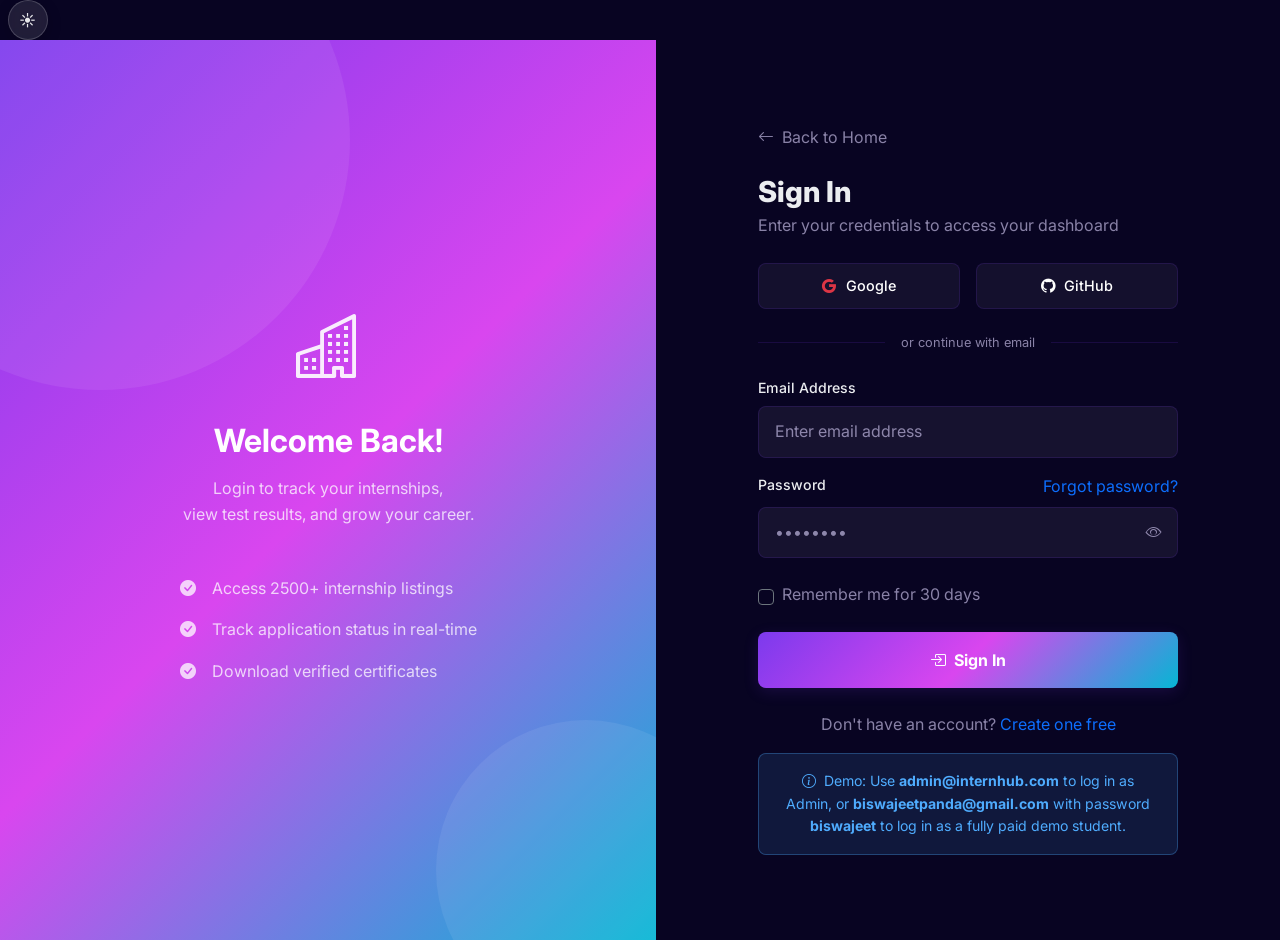
<file: login.html>
<!doctype html>
<html lang="en">
  <head>
    <meta charset="UTF-8" />
    <meta name="viewport" content="width=device-width, initial-scale=1.0" />
    <title>Login - InternHub</title>
    <link
      href="https://cdn.jsdelivr.net/npm/bootstrap@5.3.3/dist/css/bootstrap.min.css"
      rel="stylesheet"
    />
    <link
      rel="stylesheet"
      href="https://cdn.jsdelivr.net/npm/bootstrap-icons@1.11.3/font/bootstrap-icons.min.css"
    />
    <link rel="stylesheet" href="css/style.css" />
    <link rel="stylesheet" href="css/animations.css" />
    <style>
      .auth-page {
        min-height: 100vh;
        display: flex;
      }
      .auth-left {
        flex: 1;
        background: var(--gradient-primary);
        display: flex;
        flex-direction: column;
        align-items: center;
        justify-content: center;
        padding: 3rem;
        position: relative;
        overflow: hidden;
      }
      .auth-left::before {
        content: "";
        position: absolute;
        width: 500px;
        height: 500px;
        background: rgba(255, 255, 255, 0.07);
        border-radius: 50%;
        top: -150px;
        left: -150px;
      }
      .auth-left::after {
        content: "";
        position: absolute;
        width: 300px;
        height: 300px;
        background: rgba(255, 255, 255, 0.07);
        border-radius: 50%;
        bottom: -80px;
        right: -80px;
      }
      .auth-right {
        flex: 1;
        display: flex;
        align-items: center;
        justify-content: center;
        padding: 2rem;
        background: var(--dark2);
      }
      .auth-form-box {
        width: 100%;
        max-width: 420px;
      }
      .social-btn {
        display: flex;
        align-items: center;
        justify-content: center;
        gap: 0.6rem;
        background: rgba(255, 255, 255, 0.05);
        border: 1px solid var(--card-border);
        color: #fff;
        border-radius: var(--radius-sm);
        padding: 0.65rem 1rem;
        width: 100%;
        font-size: 0.9rem;
        font-weight: 500;
        transition: var(--transition);
        text-decoration: none;
      }
      .social-btn:hover {
        background: rgba(255, 255, 255, 0.1);
        color: #fff;
      }
      .divider {
        display: flex;
        align-items: center;
        gap: 1rem;
        color: var(--text-muted);
        font-size: 0.8rem;
      }
      .divider::before,
      .divider::after {
        content: "";
        flex: 1;
        height: 1px;
        background: var(--card-border);
      }
      /* Light Mode Overrides for Social Buttons */
      body.light-mode .social-btn {
        background: rgba(124, 58, 237, 0.05);
        color: var(--text-light);
        border-color: rgba(124, 58, 237, 0.2);
      }
      body.light-mode .social-btn:hover {
        background: rgba(124, 58, 237, 0.1);
        color: var(--text-light);
      }
      @media (max-width: 768px) {
        .auth-left {
          display: none;
        }
        .auth-right {
          flex: 1;
        }
      }
    </style>
  </head>
  <body>
    <div class="auth-page">
      <!-- Left Panel -->
      <div class="auth-left d-none d-md-flex">
        <div class="position-relative z-1 text-center">
          <div class="mb-4">
            <i
              class="bi bi-buildings text-white"
              style="font-size: 4rem; opacity: 0.9"
            ></i>
          </div>
          <h2 class="fw-bold text-white mb-3">Welcome Back!</h2>
          <p class="text-white opacity-75 mb-5">
            Login to track your internships,<br />view test results, and grow
            your career.
          </p>
          <div class="d-flex flex-column gap-3">
            <div
              class="d-flex align-items-center gap-3 text-white opacity-75 fs-sm"
            >
              <i class="bi bi-check-circle-fill text-white"></i> Access 2500+
              internship listings
            </div>
            <div
              class="d-flex align-items-center gap-3 text-white opacity-75 fs-sm"
            >
              <i class="bi bi-check-circle-fill text-white"></i> Track
              application status in real-time
            </div>
            <div
              class="d-flex align-items-center gap-3 text-white opacity-75 fs-sm"
            >
              <i class="bi bi-check-circle-fill text-white"></i> Download
              verified certificates
            </div>
          </div>
        </div>
      </div>

      <!-- Right Panel -->
      <div class="auth-right">
        <div class="auth-form-box">
          <a
            href="index.html"
            class="d-inline-flex align-items-center gap-2 text-decoration-none mb-4"
          >
            <i class="bi bi-arrow-left text-muted-light"></i>
            <span class="text-muted-light fs-sm">Back to Home</span>
          </a>

          <h1 class="section-title mb-1" style="font-size: 1.8rem">Sign In</h1>
          <p class="text-muted-light fs-sm mb-4">
            Enter your credentials to access your dashboard
          </p>

          <!-- Social Logins -->
          <div class="d-flex gap-3 mb-4">
            <a href="#" class="social-btn"
              ><i class="bi bi-google text-danger"></i> Google</a
            >
            <a href="#" class="social-btn"
              ><i class="bi bi-github"></i> GitHub</a
            >
          </div>

          <div class="divider mb-4">or continue with email</div>

          <form
            id="loginForm"
            onsubmit="
              event.preventDefault();
              submitLogin();
            "
            novalidate
          >
            <div class="mb-3">
              <label class="form-label-dark">Email Address</label>
              <input
                type="email"
                id="emailField"
                class="form-control-dark"
                placeholder="Enter email address"
                tabindex="1"
                required
              />
            </div>
            <div class="mb-4">
              <div class="d-flex justify-content-between mb-1">
                <label class="form-label-dark">Password</label>
                <a
                  href="#"
                  class="text-primary fs-sm text-decoration-none"
                  tabindex="5"
                  >Forgot password?</a
                >
              </div>
              <div class="position-relative">
                <input
                  type="password"
                  id="pwdField"
                  class="form-control-dark pe-5"
                  placeholder="••••••••"
                  tabindex="2"
                  required
                />
                <button
                  type="button"
                  onclick="togglePwd()"
                  class="btn btn-link position-absolute end-0 top-50 translate-middle-y text-muted-light px-3 py-0 border-0"
                  tabindex="3"
                >
                  <i class="bi bi-eye" id="pwdIcon"></i>
                </button>
              </div>
            </div>

            <div class="d-flex align-items-center gap-2 mb-4">
              <input
                type="checkbox"
                id="rememberMe"
                class="form-check-input bg-transparent border-secondary"
                tabindex="4"
              />
              <label for="rememberMe" class="text-muted-light fs-sm"
                >Remember me for 30 days</label
              >
            </div>

            <button
              type="submit"
              class="btn btn-primary-grad w-100 py-3 fw-bold ripple-btn"
              tabindex="6"
            >
              <i class="bi bi-box-arrow-in-right me-2"></i>Sign In
            </button>
          </form>

          <p class="text-center text-muted-light mt-4 fs-sm">
            Don't have an account?
            <a
              href="register.html"
              class="text-primary text-decoration-none fw-600"
              >Create one free</a
            >
          </p>

          <div class="notice-box info mt-3 text-center fs-sm">
            <i class="bi bi-info-circle me-1"></i> Demo: Use
            <strong>admin@internhub.com</strong> to log in as Admin, or
            <strong>biswajeetpanda@gmail.com</strong> with password
            <strong>biswajeet</strong> to log in as a fully paid demo student.
          </div>
        </div>
      </div>
    </div>

    <script>
      function togglePwd() {
        const f = document.getElementById("pwdField");
        const i = document.getElementById("pwdIcon");
        if (f.type === "password") {
          f.type = "text";
          i.className = "bi bi-eye-slash";
        } else {
          f.type = "password";
          i.className = "bi bi-eye";
        }
      }

      function submitLogin() {
        const email = document.getElementById("emailField").value.trim();
        const password = document.getElementById("pwdField").value;

        if (!email || !password) {
          alert("Please fill in email and password.");
          return;
        }

        // Check for Admin credentials
        if (email.toLowerCase() === "admin@internhub.com") {
          localStorage.setItem("isAdminLoggedIn", "true");
          window.location.href = "admin_dashbord.html";
          return;
        }

        if (email.toLowerCase() === "biswajeetpanda@gmail.com") {
          if (password !== "biswajeet") {
            alert("Incorrect demo user password.");
            return;
          }

          const allStudents = JSON.parse(
            localStorage.getItem("allStudents") || "[]",
          );
          let demoStudent = allStudents.find(
            (s) => s.email.toLowerCase() === email.toLowerCase(),
          );

          if (!demoStudent) {
            demoStudent = {
              id: "demo_paid_user",
              fullName: "Biswajeet Panda",
              email: "biswajeetpanda@gmail.com",
              phone: "+91 99999 88888",
              dob: "2002-04-15",
              gender: "Male",
              college: "Lakshya Institute of Technology",
              degree: "Bachelor of Technology",
              year: "4th Year",
              cgpa: "9.2",
              skills: ["HTML", "CSS", "JavaScript", "React", "Communication"],
              resumeName: "biswajeet_resume.pdf",
              photo: "https://i.pravatar.cc/150?u=biswajeetpanda@gmail.com",
              paymentStatus: "Paid",
              score: 95,
              status: "Paid",
              appliedJobs: [],
              appliedAt: "",
            };
            allStudents.push(demoStudent);
            localStorage.setItem("allStudents", JSON.stringify(allStudents));
          } else {
            demoStudent.paymentStatus = "Paid";
            demoStudent.status = "Paid";
            localStorage.setItem("allStudents", JSON.stringify(allStudents));
          }

          localStorage.setItem("currentUser", JSON.stringify(demoStudent));
          window.location.href = "student_dashbord.html";
          return;
        }

        // Check in simulated student list
        const allStudents = JSON.parse(
          localStorage.getItem("allStudents") || "[]",
        );
        const student = allStudents.find(
          (s) => s.email.toLowerCase() === email.toLowerCase(),
        );

        if (student) {
          localStorage.setItem("currentUser", JSON.stringify(student));
          window.location.href = "student_dashbord.html";
        } else {
          // Fallback for demo: if user wasn't registered, create a mock user session on the fly
          // so the demo never breaks for the customer!
          const mockStudent = {
            id: "student_mock",
            fullName: email.split("@")[0].toUpperCase(),
            email: email,
            phone: "+91 99999 88888",
            dob: "2003-01-01",
            gender: "Male",
            college: "State College of Science",
            degree: "Bachelor of Science",
            year: "3rd Year",
            cgpa: "8.0",
            skills: ["HTML", "CSS", "Communication"],
            resumeName: "resume.pdf",
            photo: "https://i.pravatar.cc/150?u=" + encodeURIComponent(email),
            paymentStatus: "Pending",
            score: 0,
            status: "Registered",
            appliedJobs: [],
            appliedAt: "",
          };
          allStudents.push(mockStudent);
          localStorage.setItem("allStudents", JSON.stringify(allStudents));
          localStorage.setItem("currentUser", JSON.stringify(mockStudent));
          window.location.href = "student_dashbord.html";
        }
      }
    </script>
    <script src="https://cdn.jsdelivr.net/npm/bootstrap@5.3.3/dist/js/bootstrap.bundle.min.js"></script>
    <!-- Theme Toggle -->
    <script src="js/theme.js"></script>
  </body>
</html>
</file>
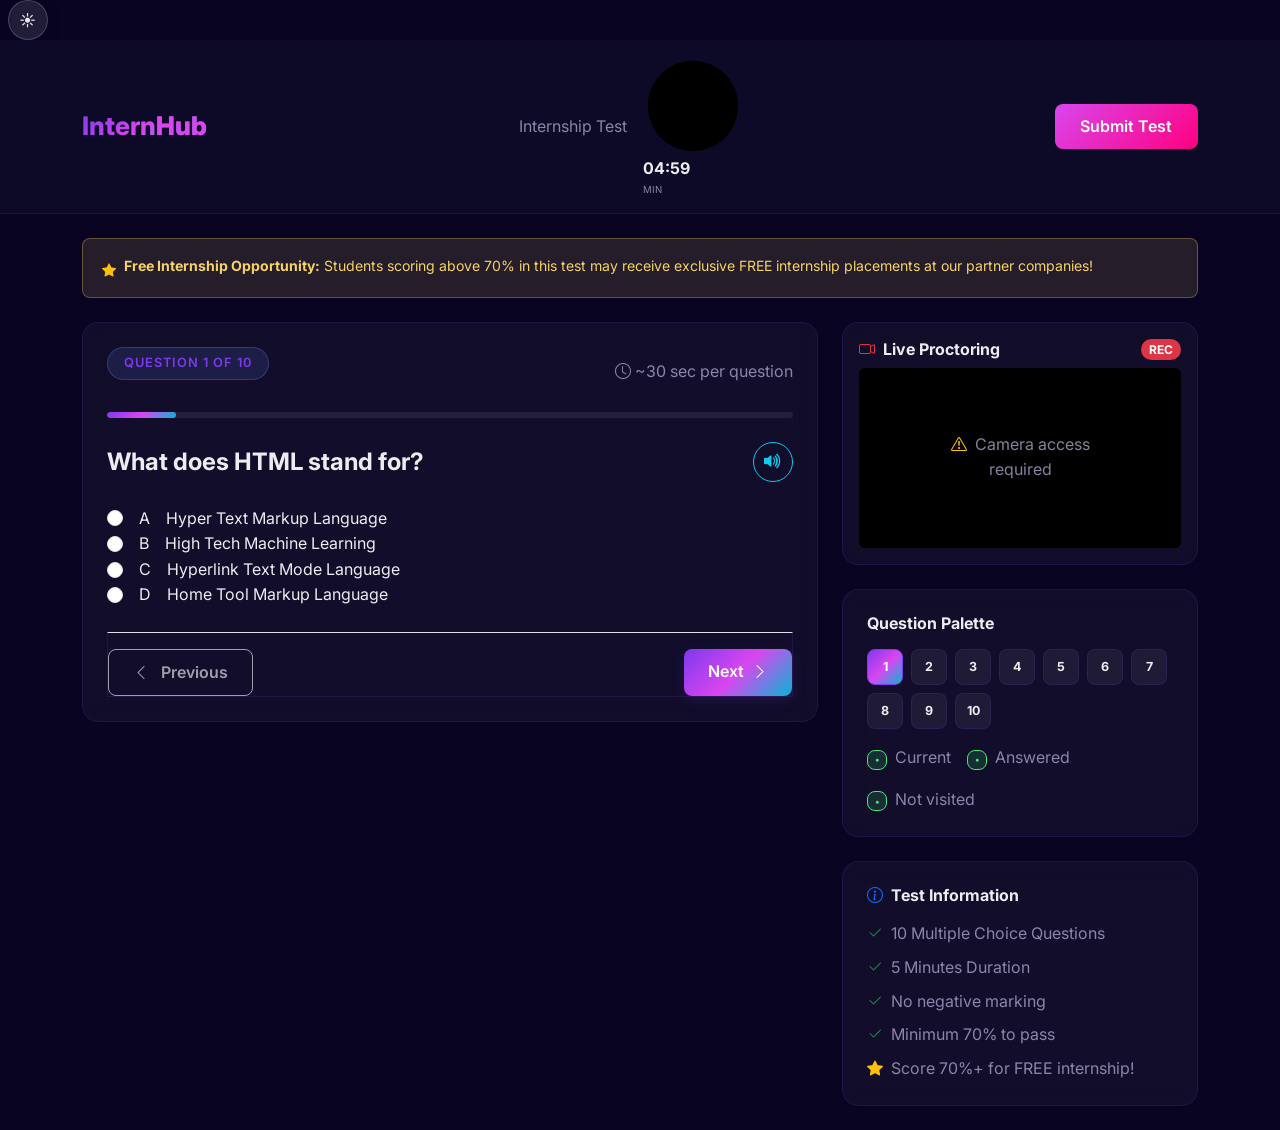
<file: online_test.html>
<!DOCTYPE html>
<html lang="en">

<head>
  <style> html { display: none; } </style>
  <script>
    const userStr = localStorage.getItem('currentUser');
    if (localStorage.getItem('isAdminLoggedIn') && !userStr) {
      window.location.href = "admin_dashbord.html";
    } else if (!userStr) {
      window.location.href = "login.html";
    } else {
      const user = JSON.parse(userStr);
      if (user.paymentStatus !== "Paid") {
        alert("Please pay the registration fee to access the test.");
        window.location.href = "payment.html";
      } else {
        document.documentElement.style.display = 'block';
      }
    }
  </script>
  <meta charset="UTF-8">
  <meta name="viewport" content="width=device-width, initial-scale=1.0">
  <title>Online Test - InternHub</title>
  <link href="https://cdn.jsdelivr.net/npm/bootstrap@5.3.3/dist/css/bootstrap.min.css" rel="stylesheet">
  <link rel="stylesheet" href="https://cdn.jsdelivr.net/npm/bootstrap-icons@1.11.3/font/bootstrap-icons.min.css">
  <link rel="stylesheet" href="css/style.css">
  <link rel="stylesheet" href="css/animations.css">
  <style>
    body {
      background: var(--dark2);
    }

    .test-header {
      background: rgba(15, 12, 41, 0.9);
      border-bottom: 1px solid var(--card-border);
      padding: 1rem 0;
      position: sticky;
      top: 0;
      z-index: 100;
      backdrop-filter: blur(12px);
    }

    .palette-btn {
      width: 36px;
      height: 36px;
      border-radius: 8px;
      background: rgba(255, 255, 255, 0.06);
      border: 1px solid var(--card-border);
      color: var(--text-light);
      font-size: .78rem;
      font-weight: 700;
      cursor: pointer;
      transition: var(--transition);
    }

    .palette-btn.current {
      background: var(--gradient-primary);
      border-color: var(--primary);
      color: #fff;
    }

    .palette-btn.answered {
      background: rgba(67, 233, 123, 0.15);
      border-color: #43e97b;
      color: #43e97b;
    }

    .result-score {
      font-size: 5rem;
      font-weight: 900;
      background: var(--gradient-primary);
      -webkit-background-clip: text;
      -webkit-text-fill-color: transparent;
      background-clip: text;
      line-height: 1;
    }
  </style>
</head>

<body>
  <!-- Test Header -->
  <header class="test-header">
    <div class="container d-flex align-items-center justify-content-between">
      <a href="index.html" class="navbar-brand mb-0">Intern<span
          style="-webkit-text-fill-color:var(--accent)">Hub</span></a>
      <div class="d-flex align-items-center gap-3">
        <span class="text-muted-light fs-sm">Internship Test</span>
        <div class="timer-circle">
          <svg width="100" height="100" viewBox="0 0 100 100">
            <circle class="timer-ring-bg" cx="50" cy="50" r="45" />
            <circle id="timerRing" class="timer-ring" cx="50" cy="50" r="45"
              style="stroke-dasharray:283;stroke-dashoffset:0" />
          </svg>
          <div class="timer-value"><span id="timerDisplay" class="fw-bold">05:00</span>
            <div class="text-muted-light" style="font-size:.6rem">MIN</div>
          </div>
        </div>
      </div>
      <button
        onclick="document.getElementById('submitModal') && new bootstrap.Modal(document.getElementById('submitModal')).show()"
        class="btn btn-accent-grad">Submit Test</button>
    </div>
  </header>

  <!-- Test Body -->
  <div class="container py-4" id="testArea">
    <div class="notice-box warning mb-4 d-flex align-items-start gap-2">
      <i class="bi bi-star-fill text-warning mt-1"></i>
      <span><strong>Free Internship Opportunity:</strong> Students scoring above 70% in this test may receive exclusive
        FREE internship placements at our partner companies!</span>
    </div>

    <div class="row g-4">
      <!-- Question Panel -->
      <div class="col-lg-8">
        <div class="glass-card p-4">
          <div class="d-flex justify-content-between align-items-center mb-3">
            <span class="section-badge" id="questionNum">Question 1 of 10</span>
            <span class="text-muted-light fs-sm"><i class="bi bi-clock me-1"></i>~30 sec per question</span>
          </div>
          <div class="progress mb-4" style="height:6px;background:rgba(255,255,255,0.08)">
            <div id="questionProgress" class="progress-bar-custom" style="width:10%;transition:width .4s ease"></div>
          </div>
          <div class="d-flex align-items-center justify-content-between mb-4">
            <h4 id="questionText" class="fw-bold mb-0" style="line-height:1.5"></h4>
            <button id="voiceAssistBtn" class="btn btn-sm btn-outline-info rounded-circle ms-3" title="Read Question Out Loud" style="width:40px; height:40px; flex-shrink: 0;">
              <i class="bi bi-volume-up-fill fs-5"></i>
            </button>
          </div>
          <div id="optionsContainer"></div>
          <div class="d-flex gap-3 mt-4 pt-3 border-top border-glass">
            <button id="prevBtn" class="btn btn-outline-light-grad px-4" disabled>
              <i class="bi bi-chevron-left me-2"></i> Previous
            </button>
            <button id="nextBtn" class="btn btn-primary-grad px-4 ms-auto">
              Next <i class="bi bi-chevron-right ms-2"></i>
            </button>
            <button id="submitBtn" class="btn btn-success-grad px-4 ms-auto" style="display:none" data-bs-toggle="modal"
              data-bs-target="#submitModal">
              <i class="bi bi-check2-circle me-2"></i> Submit Test
            </button>
          </div>
        </div>
      </div>

      <!-- Sidebar: Palette + Info -->
      <div class="col-lg-4">
        <!-- Camera Proctoring Box -->
        <div class="glass-card p-3 mb-4 text-center position-relative">
          <div class="d-flex justify-content-between align-items-center mb-2">
            <h6 class="fw-bold mb-0"><i class="bi bi-camera-video text-danger me-2"></i>Live Proctoring</h6>
            <span class="badge bg-danger rounded-pill pulse-recording">REC</span>
          </div>
          <div class="video-container rounded overflow-hidden" style="background: #000; height: 180px; position: relative;">
            <video id="proctorCamera" autoplay muted playsinline style="width: 100%; height: 100%; object-fit: cover;"></video>
            <div id="cameraOverlay" class="position-absolute top-50 start-50 translate-middle text-muted-light fs-sm">
              Requesting camera...
            </div>
          </div>
        </div>

        <div class="glass-card p-4 mb-4">
          <h6 class="fw-bold mb-3">Question Palette</h6>
          <div id="questionPalette" class="d-flex flex-wrap gap-2 mb-3"></div>
          <div class="d-flex flex-wrap gap-3 fs-sm text-muted-light">
            <span><span class="palette-btn current d-inline-flex align-items-center justify-content-center me-1"
                style="width:20px;height:20px;font-size:.6rem">•</span> Current</span>
            <span><span class="palette-btn answered d-inline-flex align-items-center justify-content-center me-1"
                style="width:20px;height:20px;font-size:.6rem">•</span> Answered</span>
            <span><span class="palette-btn d-inline-flex align-items-center justify-content-center me-1"
                style="width:20px;height:20px;font-size:.6rem">•</span> Not visited</span>
          </div>
        </div>
        <div class="glass-card p-4">
          <h6 class="fw-bold mb-3"><i class="bi bi-info-circle text-primary me-2"></i>Test Information</h6>
          <ul class="list-unstyled text-muted-light fs-sm mb-0">
            <li class="mb-2"><i class="bi bi-check2 text-success me-2"></i>10 Multiple Choice Questions</li>
            <li class="mb-2"><i class="bi bi-check2 text-success me-2"></i>5 Minutes Duration</li>
            <li class="mb-2"><i class="bi bi-check2 text-success me-2"></i>No negative marking</li>
            <li class="mb-2"><i class="bi bi-check2 text-success me-2"></i>Minimum 70% to pass</li>
            <li><i class="bi bi-star-fill text-warning me-2"></i>Score 70%+ for FREE internship!</li>
          </ul>
        </div>
      </div>
    </div>
  </div>

  <!-- Result Area -->
  <div id="resultArea" class="container py-5" style="display:none">
    <div class="glass-card p-5 text-center mx-auto mb-4" style="max-width:800px">
      <div id="resultIcon" class="mb-3" style="font-size:4rem"></div>
      <h2 class="fw-bold mb-2">Test Completed!</h2>
      <div class="result-score mb-2" id="resultScore"></div>
      <p class="text-muted-light mb-2" id="resultMessage"></p>
      <div id="bonusMessage" class="mt-3"></div>
      <div class="d-flex justify-content-center gap-3 mt-4">
        <button id="viewDetailsBtn" class="btn btn-info px-4 text-white fw-bold">View Details</button>
        <a href="student_dashbord.html" class="btn btn-primary-grad px-4">Dashboard</a>
        <a href="internships.html" class="btn btn-outline-light-grad px-4">Internships</a>
      </div>
    </div>

    <div id="detailedResults" class="glass-card p-4 p-md-5 mx-auto" style="max-width:800px; display:none;">
      <h3 class="fw-bold mb-4 text-center border-bottom border-glass pb-3">Detailed Results</h3>
      <div id="detailedResultsContainer" class="d-flex flex-column gap-4"></div>
    </div>
  </div>

  <!-- Submit Modal -->
  <div class="modal fade" id="submitModal" tabindex="-1">
    <div class="modal-dialog modal-dialog-centered">
      <div class="modal-content bg-dark-grad border border-glass">
        <div class="modal-header border-glass">
          <h5 class="modal-title fw-bold">Submit Test?</h5>
          <button type="button" class="btn-close btn-close-white" data-bs-dismiss="modal"></button>
        </div>
        <div class="modal-body">
          <p class="text-muted-light">Are you sure you want to submit? You cannot change your answers after submission.
          </p>
          <div class="notice-box info fs-sm"><i class="bi bi-info-circle me-1"></i>Unanswered questions will be marked
            as incorrect.</div>
        </div>
        <div class="modal-footer border-glass">
          <button type="button" class="btn btn-outline-light-grad" data-bs-dismiss="modal">Review Answers</button>
          <button type="button" id="confirmSubmit" class="btn btn-success-grad px-4">Yes, Submit</button>
        </div>
      </div>
    </div>
  </div>

  <script src="https://cdn.jsdelivr.net/npm/bootstrap@5.3.3/dist/js/bootstrap.bundle.min.js"></script>
  <script src="js/test.js"></script>
  <!-- Theme Toggle -->
  <script src="js/theme.js"></script>
</body>

</html>
</file>
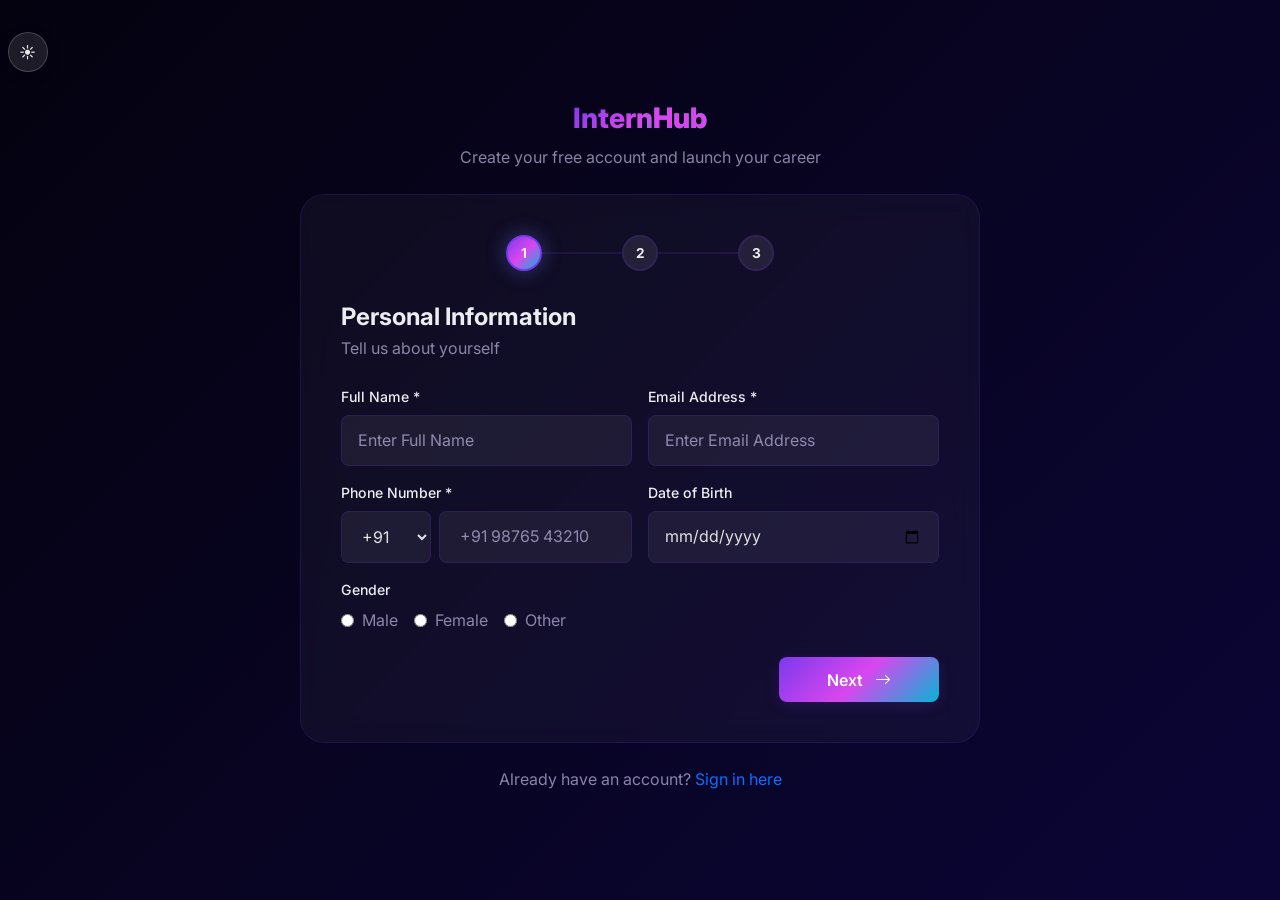
<file: register.html>
<!DOCTYPE html>
<html lang="en">
<head>
  <meta charset="UTF-8">
  <meta name="viewport" content="width=device-width, initial-scale=1.0">
  <title>Register - InternHub</title>
  <link href="https://cdn.jsdelivr.net/npm/bootstrap@5.3.3/dist/css/bootstrap.min.css" rel="stylesheet">
  <link rel="stylesheet" href="https://cdn.jsdelivr.net/npm/bootstrap-icons@1.11.3/font/bootstrap-icons.min.css">
  <link rel="stylesheet" href="css/style.css">
  <link rel="stylesheet" href="css/animations.css">
  <style>
    .register-page { min-height: 100vh; background: var(--gradient-dark); padding-top: 2rem; padding-bottom: 3rem; }
    .register-card { background: var(--card-bg); border: 1px solid var(--card-border); border-radius: var(--radius-lg); padding: 2.5rem; backdrop-filter: blur(12px); max-width: 680px; margin: 0 auto; }
    .step-indicator { display: flex; align-items: center; justify-content: center; gap: 0; margin-bottom: 2rem; }
    .step-dot { width: 36px; height: 36px; border-radius: 50%; background: rgba(255,255,255,0.08); border: 2px solid var(--card-border); display: flex; align-items: center; justify-content: center; font-size: .85rem; font-weight: 700; transition: var(--transition); position: relative; z-index: 1; }
    .step-dot.active { background: var(--gradient-primary); border-color: var(--primary); box-shadow: 0 0 20px rgba(102,126,234,0.4); }
    .step-dot.done { background: var(--gradient-success); border-color: #43e97b; color: #1a1a2e; }
    .step-line { flex: 1; height: 2px; background: var(--card-border); max-width: 80px; }
    .step-line.done { background: var(--gradient-success); }
    .step-panel { display: none; }
    .step-panel.active { display: block; animation: fadeIn .4s ease; }
    @keyframes fadeIn { from { opacity:0; transform:translateX(20px); } to { opacity:1; transform:none; } }
    .upload-zone { border: 2px dashed var(--card-border); border-radius: var(--radius-md); padding: 2.5rem; text-align: center; transition: var(--transition); cursor: pointer; }
    .upload-zone:hover { border-color: var(--primary); background: rgba(102,126,234,0.05); }
    .skill-pill {
      display: inline-flex;
      align-items: center;
      gap: 6px;
      background: rgba(255,255,255,0.06);
      border: 1px solid rgba(148,163,184,0.35);
      color: #e2e8f0;
      padding: 6px 14px;
      border-radius: 50px;
      font-size: .78rem;
      font-weight: 600;
      margin: 3px;
      cursor: pointer;
      transition: var(--transition);
    }
    .skill-pill:hover {
      background: rgba(79,70,229,0.18);
      border-color: rgba(99,102,241,0.75);
      color: #eef2ff;
      transform: translateY(-1px);
    }
    .skill-pill.selected {
      background: linear-gradient(135deg, #4f46e5 0%, #06b6d4 100%);
      color: #fff;
      border-color: transparent;
      box-shadow: 0 8px 18px rgba(79,70,229,0.35);
    }
    .invalid-feedback-custom { color: #f5576c; font-size: .78rem; margin-top: 4px; display: none; }
    .was-validated .invalid-feedback-custom { display: block; }
    .register-page select.form-control-dark option { background: #fff; color: #0f172a; }
    .register-page select.form-control-dark option[value=""] { color: #64748b; }
  </style>
</head>
<body class="register-page">
  <div class="container py-4">
    <div class="text-center mb-4">
      <a href="index.html" class="navbar-brand fs-3">Intern<span style="-webkit-text-fill-color:var(--accent)">Hub</span></a>
      <p class="text-muted-light fs-sm mt-1">Create your free account and launch your career</p>
    </div>

    <div class="register-card">
      <!-- Step Indicator -->
      <div class="step-indicator">
        <div class="step-dot active" id="dot1">1</div>
        <div class="step-line" id="line1"></div>
        <div class="step-dot" id="dot2">2</div>
        <div class="step-line" id="line2"></div>
        <div class="step-dot" id="dot3">3</div>
      </div>

      <!-- Step 1: Personal Info -->
      <div class="step-panel active" id="step1">
        <h4 class="fw-bold mb-1">Personal Information</h4>
        <p class="text-muted-light fs-sm mb-4">Tell us about yourself</p>
        <div class="row g-3">
          <div class="col-md-6">
            <label class="form-label-dark">Full Name *</label>
            <input type="text" id="fullName" class="form-control-dark" placeholder="Enter Full Name">
          </div>
          <div class="col-md-6">
            <label class="form-label-dark">Email Address *</label>
            <input type="email" id="email" class="form-control-dark" placeholder="Enter Email Address">
          </div>
          <div class="col-md-6">
            <label class="form-label-dark">Phone Number *</label>
            <div class="d-flex gap-2">
              <select class="form-control-dark" style="max-width:90px">
                <option>+91</option><option>+1</option><option>+44</option>
              </select>
              <input type="tel" class="form-control-dark" placeholder=" +91 98765 43210">
            </div>
          </div>
          <div class="col-md-6">
            <label class="form-label-dark">Date of Birth</label>
            <input type="date" class="form-control-dark">
          </div>
          <div class="col-12">
            <label class="form-label-dark">Gender</label>
            <div class="d-flex gap-3 mt-1">
              <label class="d-flex align-items-center gap-2 text-muted-light fs-sm cursor-pointer">
                <input type="radio" name="gender" value="male"> Male
              </label>
              <label class="d-flex align-items-center gap-2 text-muted-light fs-sm cursor-pointer">
                <input type="radio" name="gender" value="female"> Female
              </label>
              <label class="d-flex align-items-center gap-2 text-muted-light fs-sm cursor-pointer">
                <input type="radio" name="gender" value="other"> Other
              </label>
            </div>
          </div>
        </div>
        <div class="d-flex justify-content-end mt-4">
          <button class="btn btn-primary-grad px-5" onclick="goStep(2)">Next <i class="bi bi-arrow-right ms-2"></i></button>
        </div>
      </div>

      <!-- Step 2: Academic -->
      <div class="step-panel" id="step2">
        <h4 class="fw-bold mb-1">Academic & Skills</h4>
        <p class="text-muted-light fs-sm mb-4">Help us match you with the right opportunities</p>
        <div class="row g-3">
          <div class="col-md-6">
            <label class="form-label-dark">College / University *</label>
            <input type="text" class="form-control-dark" placeholder="Enter your college / university">
          </div>
          <div class="col-md-6">
            <label class="form-label-dark">Degree / Course *</label>
            <input type="text" class="form-control-dark" placeholder="Enter your degree / course">
          </div>
          <div class="col-md-6">
            <label class="form-label-dark">Year of Study</label>
            <select class="form-control-dark">
              <option value="">Select year</option>
              <option>1st Year</option><option>2nd Year</option><option>3rd Year</option><option>4th Year</option><option>Graduated</option>
            </select>
          </div>
          <div class="col-md-6">
            <label class="form-label-dark">CGPA / Percentage</label>
            <input type="text" class="form-control-dark" placeholder="Current semester CGPA / Percentage">
          </div>
          <div class="col-12">
            <label class="form-label-dark">Skills (select all that apply)</label>
            <div class="mt-2" id="skillsContainer">
              <span class="skill-pill" onclick="toggleSkill(this)">Java</span>
              <span class="skill-pill" onclick="toggleSkill(this)">Python</span>
              <span class="skill-pill" onclick="toggleSkill(this)">JavaScript</span>
              <span class="skill-pill" onclick="toggleSkill(this)">React.js</span>
              <span class="skill-pill" onclick="toggleSkill(this)">Data Analysis</span>
              <span class="skill-pill" onclick="toggleSkill(this)">SEO</span>
              <span class="skill-pill" onclick="toggleSkill(this)">Social Media</span>
              <span class="skill-pill" onclick="toggleSkill(this)">MS Excel</span>
              <span class="skill-pill" onclick="toggleSkill(this)">Communication</span>
              <span class="skill-pill" onclick="toggleSkill(this)">Leadership</span>
              <span class="skill-pill" onclick="toggleSkill(this)">UI/UX Design</span>
              <span class="skill-pill" onclick="toggleSkill(this)">Machine Learning</span>
            </div>
          </div>
          <div class="col-12">
            <label class="form-label-dark">Internship Preference</label>
            <div class="d-flex flex-wrap gap-3 mt-1">
              <label class="d-flex align-items-center gap-2 text-muted-light fs-sm cursor-pointer">
                <input type="checkbox" checked> Remote
              </label>
              <label class="d-flex align-items-center gap-2 text-muted-light fs-sm cursor-pointer">
                <input type="checkbox"> On-site
              </label>
              <label class="d-flex align-items-center gap-2 text-muted-light fs-sm cursor-pointer">
                <input type="checkbox"> Paid Only
              </label>
              <label class="d-flex align-items-center gap-2 text-muted-light fs-sm cursor-pointer">
                <input type="checkbox" checked> Open to Unpaid (NGO/Volunteer)
              </label>
            </div>
          </div>
        </div>
        <div class="d-flex justify-content-between mt-4">
          <button class="btn btn-outline-light-grad px-4" onclick="goStep(1)"><i class="bi bi-arrow-left me-2"></i> Back</button>
          <button class="btn btn-primary-grad px-5" onclick="goStep(3)">Next <i class="bi bi-arrow-right ms-2"></i></button>
        </div>
      </div>

      <!-- Step 3: Resume & Password -->
      <div class="step-panel" id="step3">
        <h4 class="fw-bold mb-1">Resume & Security</h4>
        <p class="text-muted-light fs-sm mb-4">Almost done! Upload your resume and set a password.</p>

        <div class="upload-zone mb-4" onclick="document.getElementById('resumeFile').click()">
          <i class="bi bi-cloud-arrow-up fs-1 text-primary d-block mb-2"></i>
          <h6 class="fw-bold mb-1">Upload Your Resume</h6>
          <p class="text-muted-light fs-sm mb-2">Drag & drop or click to browse</p>
          <small class="text-muted-light">PDF, DOC, DOCX — Max 5MB</small>
          <input type="file" id="resumeFile" accept=".pdf,.doc,.docx" class="d-none" onchange="showFileName(this)">
          <div id="fileNameDisplay" class="mt-2 text-primary fw-600 fs-sm"></div>
        </div>

        <div class="row g-3">
          <div class="col-md-6">
            <label class="form-label-dark">Password *</label>
            <input type="password" id="regPwd" class="form-control-dark" placeholder="Min 8 characters">
          </div>
          <div class="col-md-6">
            <label class="form-label-dark">Confirm Password *</label>
            <input type="password" id="regPwd2" class="form-control-dark" placeholder="Repeat password">
          </div>
          <div class="col-12">
            <div id="pwdStrength" class="mt-1"></div>
          </div>
          <div class="col-12">
            <label class="d-flex align-items-start gap-2 cursor-pointer">
              <input type="checkbox" class="mt-1">
              <span class="text-muted-light fs-sm">I agree to the <a href="#" class="text-primary">Terms of Service</a> and <a href="#" class="text-primary">Privacy Policy</a>. I understand this is a template demo.</span>
            </label>
          </div>
        </div>

        <div class="notice-box info mt-3 fs-sm">
          <i class="bi bi-lightning-charge-fill text-warning me-1"></i>
          <strong>Pro Tip:</strong> After registering, take our online aptitude test. Score above 70% to unlock <strong>FREE</strong> internship opportunities!
        </div>

        <div class="d-flex justify-content-between mt-4">
          <button class="btn btn-outline-light-grad px-4" onclick="goStep(2)"><i class="bi bi-arrow-left me-2"></i> Back</button>
          <button onclick="submitRegistration()" class="btn btn-success-grad px-5 fw-bold">
            <i class="bi bi-check2-circle me-2"></i> Complete Registration
          </button>
        </div>
      </div>
    </div>

    <p class="text-center text-muted-light mt-4 fs-sm">Already have an account? <a href="login.html" class="text-primary text-decoration-none">Sign in here</a></p>
  </div>

<script src="https://cdn.jsdelivr.net/npm/bootstrap@5.3.3/dist/js/bootstrap.bundle.min.js"></script>
<script>
  function goStep(n) {
    [1,2,3].forEach(i => {
      document.getElementById('step'+i).classList.toggle('active', i===n);
      const dot = document.getElementById('dot'+i);
      dot.classList.toggle('active', i===n);
      if(i < n) { dot.classList.add('done'); dot.innerHTML='<i class="bi bi-check-lg"></i>'; }
      if(i > n) { dot.classList.remove('done','active'); dot.innerHTML=i; }
    });
    if(document.getElementById('line1')) document.getElementById('line1').classList.toggle('done', n>1);
    if(document.getElementById('line2')) document.getElementById('line2').classList.toggle('done', n>2);
  }
  function toggleSkill(el) { el.classList.toggle('selected'); }
  function showFileName(input) {
    const name = input.files[0]?.name;
    if(name) document.getElementById('fileNameDisplay').textContent = '✓ ' + name;
  }
  document.getElementById('regPwd')?.addEventListener('input', function(){
    const v = this.value, el = document.getElementById('pwdStrength');
    let strength = 0, msg = '', cls = '';
    if(v.length >= 8) strength++;
    if(/[A-Z]/.test(v)) strength++;
    if(/[0-9]/.test(v)) strength++;
    if(/[^A-Za-z0-9]/.test(v)) strength++;
    if(strength<=1){msg='Weak';cls='text-danger';}
    else if(strength===2){msg='Fair';cls='text-warning';}
    else if(strength===3){msg='Good';cls='text-info';}
    else{msg='Strong 💪';cls='text-success';}
    el.innerHTML = v ? `<small class="${cls} fw-600">Password strength: ${msg}</small>` : '';
  });

  function submitRegistration() {
    const fullName = document.getElementById('fullName').value.trim();
    const email = document.getElementById('email').value.trim();
    const phoneInput = document.querySelector('input[placeholder="98765 43210"]');
    const phone = phoneInput ? phoneInput.value.trim() : '';
    const dobInput = document.querySelector('input[type="date"]');
    const dob = dobInput ? dobInput.value : '';
    const genderEl = document.querySelector('input[name="gender"]:checked');
    const gender = genderEl ? genderEl.value : 'Male';

    const collegeInput = document.querySelector('input[placeholder="e.g. IIT Bombay"]');
    const college = collegeInput ? collegeInput.value.trim() : '';
    const degreeInput = document.querySelector('input[placeholder="e.g. B.Tech Computer Science"]');
    const degree = degreeInput ? degreeInput.value.trim() : '';
    const yearSelect = document.querySelector('#step2 select');
    const year = yearSelect ? yearSelect.value : '1st Year';
    const cgpaInput = document.querySelector('input[placeholder*="CGPA"]');
    const cgpa = cgpaInput ? cgpaInput.value.trim() : 'N/A';

    const skills = Array.from(document.querySelectorAll('.skill-pill.selected')).map(el => el.textContent);
    const resumeDisplay = document.getElementById('fileNameDisplay').textContent;
    const resumeName = resumeDisplay ? resumeDisplay.replace('✓ ', '') : 'resume.pdf';

    const pwd = document.getElementById('regPwd').value;
    const pwd2 = document.getElementById('regPwd2').value;

    if (!fullName || !email || !pwd) {
      alert("Please fill in all required fields (Name, Email, Password).");
      return;
    }
    if (pwd !== pwd2) {
      alert("Passwords do not match!");
      return;
    }

    // Build user object
    const newUser = {
      id: "student_" + Date.now(),
      fullName,
      email,
      phone: "+91 " + phone,
      dob,
      gender,
      college,
      degree,
      year,
      cgpa,
      skills: skills.length ? skills : ["Communication"],
      resumeName,
      photo: "https://i.pravatar.cc/150?u=" + encodeURIComponent(email),
      paymentStatus: "Pending", // Direct to payment page
      score: 0,
      status: "Registered",
      appliedJobs: [],
      appliedAt: ""
    };

    // Save to simulated database
    let allStudents = JSON.parse(localStorage.getItem('allStudents') || '[]');
    allStudents.push(newUser);
    localStorage.setItem('allStudents', JSON.stringify(allStudents));
    localStorage.setItem('currentUser', JSON.stringify(newUser));

    // Redirect to payment.html
    window.location.href = "payment.html";
  }
</script>
    <!-- Theme Toggle -->
    <script src="js/theme.js"></script>
</body>
</html>
</file>
<file: css/style.css>
/* =========================================
   GLOBAL DESIGN SYSTEM - InternHub
   ========================================= */
@import url('https://fonts.googleapis.com/css2?family=Inter:wght@300;400;500;600;700;800;900&display=swap');

:root {
  --primary: #7c3aed;       /* Royal Cyber Purple */
  --primary-dark: #6d28d9;  /* Deep Purple */
  --secondary: #06b6d4;     /* Neon Teal/Cyan */
  --accent: #d946ef;        /* Hot Cyber Fuchsia */
  --accent2: #ff007f;       /* Cosmic Crimson */
  --success: #10b981;       /* Emerald Green */
  --success2: #059669;      /* Dark Emerald */
  --warning: #f59e0b;       /* Amber Gold */
  --warning2: #d97706;      /* Dark Amber */
  --info: #00f0ff;          /* Cyber Blue */
  --info2: #0284c7;         /* Dark Cyber Blue */
  --dark: #04020f;          /* Midnight Space Backdrop */
  --dark2: #080422;         /* Deep Space Void Backdrop */
  --dark3: #0b0536;         /* Cosmic Purple Card Backdrop */
  --card-bg: rgba(255, 255, 255, 0.04);
  --card-border: rgba(124, 58, 237, 0.15); /* Ultraviolet active glow border */
  --text-light: rgba(248, 250, 252, 0.95);  /* Cool off-white */
  --text-muted: rgba(192, 184, 224, 0.7);   /* Pale violet-gray body text */
  --gradient-primary: linear-gradient(135deg, #7c3aed 0%, #d946ef 50%, #06b6d4 100%); /* Breathtaking Purple-Fuchsia-Teal */
  --gradient-accent: linear-gradient(135deg, #d946ef 0%, #ff007f 100%);  /* Hot Cyber Fuchsia to Crimson */
  --gradient-success: linear-gradient(135deg, #10b981 0%, #059669 100%);
  --gradient-warm: linear-gradient(135deg, #f59e0b 0%, #d97706 100%);
  --gradient-info: linear-gradient(135deg, #00f0ff 0%, #0284c7 100%);
  --gradient-dark: linear-gradient(135deg, #04020f 0%, #080422 50%, #0b0536 100%);
  --shadow-sm: 0 4px 15px rgba(124, 58, 237, 0.15);
  --shadow-md: 0 8px 30px rgba(124, 58, 237, 0.25);
  --shadow-lg: 0 20px 60px rgba(0, 0, 0, 0.7);
  --radius-sm: 8px;
  --radius-md: 16px;
  --radius-lg: 24px;
  --radius-xl: 32px;
  --transition: all 0.3s cubic-bezier(0.4, 0, 0.2, 1);
}

* { margin: 0; padding: 0; box-sizing: border-box; }

html { scroll-behavior: smooth; }

body {
  font-family: 'Inter', sans-serif;
  background: var(--dark2);
  color: var(--text-light);
  overflow-x: hidden;
  line-height: 1.6;
}

/* ---- SCROLLBAR ---- */
::-webkit-scrollbar { width: 6px; }
::-webkit-scrollbar-track { background: var(--dark2); }
::-webkit-scrollbar-thumb { background: var(--primary); border-radius: 3px; }

/* ---- SCROLL PROGRESS BAR ---- */
.scroll-progress-container {
  position: fixed;
  top: 0;
  left: 0;
  width: 100%;
  height: 4px;
  background: transparent;
  z-index: 9999;
  pointer-events: none;
}
.scroll-progress-bar {
  height: 100%;
  width: 0%;
  background: var(--gradient-primary);
  box-shadow: 0 0 10px var(--accent), 0 0 20px var(--secondary);
  transition: width 0.1s ease-out;
}

/* ---- SELECTION ---- */
::selection { background: var(--primary); color: #fff; }

/* =========================================
   NAVBAR
   ========================================= */
.navbar {
  background: rgba(15, 12, 41, 0.85) !important;
  backdrop-filter: blur(20px);
  -webkit-backdrop-filter: blur(20px);
  border-bottom: 1px solid var(--card-border);
  padding: 1rem 0;
  transition: var(--transition);
  position: fixed;
  width: 100%;
  top: 0;
  z-index: 1000;
}

.navbar.scrolled {
  background: rgba(15, 12, 41, 0.98) !important;
  padding: 0.6rem 0;
  box-shadow: var(--shadow-md);
}

.navbar-brand {
  font-size: 1.6rem;
  font-weight: 800;
  background: var(--gradient-primary);
  -webkit-background-clip: text;
  -webkit-text-fill-color: transparent;
  background-clip: text;
}

.navbar-brand span { color: var(--accent); -webkit-text-fill-color: var(--accent); }

.nav-link {
  color: var(--text-light) !important;
  font-weight: 500;
  font-size: 0.92rem;
  padding: 0.5rem 1rem !important;
  border-radius: var(--radius-sm);
  transition: var(--transition);
  position: relative;
}

.nav-link::after {
  content: '';
  position: absolute;
  bottom: 0; left: 50%;
  width: 0; height: 2px;
  background: var(--gradient-primary);
  border-radius: 2px;
  transition: var(--transition);
  transform: translateX(-50%);
}

.nav-link:hover::after, .nav-link.active::after { width: 70%; }
.nav-link:hover { color: #fff !important; background: rgba(255,255,255,0.06); }

/* ---- BUTTONS ---- */
.btn-primary-grad {
  background: var(--gradient-primary);
  border: none;
  color: #fff;
  font-weight: 600;
  border-radius: var(--radius-sm);
  padding: 0.65rem 1.6rem;
  transition: var(--transition);
  box-shadow: var(--shadow-sm);
  position: relative;
  overflow: hidden;
}

.btn-primary-grad::before {
  content: '';
  position: absolute;
  top: 0; left: -100%;
  width: 100%; height: 100%;
  background: linear-gradient(90deg, transparent, rgba(255,255,255,0.2), transparent);
  transition: 0.5s;
}

.btn-primary-grad:hover::before { left: 100%; }
.btn-primary-grad:hover { transform: translateY(-2px); box-shadow: var(--shadow-md); color: #fff; }

.btn-outline-light-grad {
  background: transparent;
  border: 1.5px solid rgba(255,255,255,0.3);
  color: #fff;
  font-weight: 600;
  border-radius: var(--radius-sm);
  padding: 0.65rem 1.6rem;
  transition: var(--transition);
}

.btn-outline-light-grad:hover {
  background: rgba(255,255,255,0.1);
  border-color: rgba(255,255,255,0.6);
  color: #fff;
  transform: translateY(-2px);
}

.btn-accent-grad {
  background: var(--gradient-accent);
  border: none;
  color: #fff;
  font-weight: 600;
  border-radius: var(--radius-sm);
  padding: 0.65rem 1.6rem;
  transition: var(--transition);
}

.btn-accent-grad:hover { transform: translateY(-2px); box-shadow: 0 8px 25px rgba(240,147,251,0.4); color: #fff; }

.btn-success-grad {
  background: var(--gradient-success);
  border: none;
  color: #1a1a2e;
  font-weight: 700;
  border-radius: var(--radius-sm);
  padding: 0.65rem 1.6rem;
  transition: var(--transition);
}

.btn-success-grad:hover { transform: translateY(-2px); box-shadow: 0 8px 25px rgba(67,233,123,0.4); color: #1a1a2e; }

/* ---- GLASS CARDS ---- */
.glass-card {
  background: var(--card-bg);
  backdrop-filter: blur(12px);
  -webkit-backdrop-filter: blur(12px);
  border: 1px solid var(--card-border);
  border-radius: var(--radius-md);
  transition: var(--transition);
}

.glass-card:hover {
  border-color: rgba(102, 126, 234, 0.4);
  box-shadow: var(--shadow-md);
  transform: translateY(-4px);
}

.glass-card-dark {
  background: rgba(15, 12, 41, 0.6);
  backdrop-filter: blur(12px);
  border: 1px solid var(--card-border);
  border-radius: var(--radius-md);
}

/* ---- SECTION SPACING ---- */
.section { padding: 80px 0; }
.section-sm { padding: 50px 0; }

/* ---- SECTION HEADERS ---- */
.section-badge {
  display: inline-block;
  background: rgba(102, 126, 234, 0.15);
  border: 1px solid rgba(102, 126, 234, 0.3);
  color: var(--primary);
  padding: 0.3rem 1rem;
  border-radius: 50px;
  font-size: 0.8rem;
  font-weight: 600;
  letter-spacing: 1px;
  text-transform: uppercase;
  margin-bottom: 1rem;
}

.section-title {
  font-size: clamp(1.8rem, 4vw, 2.8rem);
  font-weight: 800;
  line-height: 1.2;
}

.gradient-text {
  background: var(--gradient-primary);
  -webkit-background-clip: text;
  -webkit-text-fill-color: transparent;
  background-clip: text;
}

.gradient-text-accent {
  background: var(--gradient-accent);
  -webkit-background-clip: text;
  -webkit-text-fill-color: transparent;
  background-clip: text;
}

/* ---- STAT CARDS ---- */
.stat-card {
  background: var(--card-bg);
  border: 1px solid var(--card-border);
  border-radius: var(--radius-md);
  padding: 1.8rem;
  text-align: center;
  transition: var(--transition);
  position: relative;
  overflow: hidden;
}

.stat-card::before {
  content: '';
  position: absolute;
  top: 0; left: 0; right: 0;
  height: 3px;
  background: var(--gradient-primary);
}

.stat-card:hover { transform: translateY(-5px); box-shadow: var(--shadow-md); }

.stat-number {
  font-size: 2.8rem;
  font-weight: 900;
  background: var(--gradient-primary);
  -webkit-background-clip: text;
  -webkit-text-fill-color: transparent;
  background-clip: text;
  line-height: 1;
}

.stat-label {
  color: var(--text-muted);
  font-size: 0.88rem;
  font-weight: 500;
  margin-top: 0.5rem;
}

/* ---- INTERNSHIP CARDS ---- */
.internship-card {
  background: var(--card-bg);
  border: 1px solid var(--card-border);
  border-radius: var(--radius-md);
  padding: 1.5rem;
  transition: var(--transition);
  position: relative;
  overflow: hidden;
  height: 100%;
}

.internship-card::before {
  content: '';
  position: absolute;
  inset: 0;
  background: var(--gradient-primary);
  opacity: 0;
  transition: var(--transition);
  z-index: 0;
}

.internship-card:hover { transform: translateY(-6px); box-shadow: var(--shadow-md); border-color: rgba(102,126,234,0.5); }
.internship-card > * { position: relative; z-index: 1; }

.company-logo {
  width: 50px; height: 50px;
  border-radius: 12px;
  display: flex; align-items: center; justify-content: center;
  font-weight: 800; font-size: 1.1rem; color: #fff;
}

.badge-paid { background: rgba(67,233,123,0.15); color: #43e97b; border: 1px solid rgba(67,233,123,0.3); padding: 3px 10px; border-radius: 50px; font-size: 0.75rem; font-weight: 600; }
.badge-unpaid { background: rgba(246,211,101,0.15); color: #f6d365; border: 1px solid rgba(246,211,101,0.3); padding: 3px 10px; border-radius: 50px; font-size: 0.75rem; font-weight: 600; }
.badge-remote { background: rgba(79,172,254,0.15); color: #4facfe; border: 1px solid rgba(79,172,254,0.3); padding: 3px 10px; border-radius: 50px; font-size: 0.75rem; font-weight: 600; }

/* ---- CATEGORY CARDS ---- */
.category-card {
  background: var(--card-bg);
  border: 1px solid var(--card-border);
  border-radius: var(--radius-md);
  padding: 2rem 1.5rem;
  text-align: center;
  transition: var(--transition);
  cursor: pointer;
  text-decoration: none;
}

.category-card:hover {
  background: var(--gradient-primary);
  border-color: transparent;
  transform: translateY(-8px);
  box-shadow: var(--shadow-md);
  color: #fff;
}

.category-icon {
  width: 64px; height: 64px;
  border-radius: var(--radius-md);
  display: flex; align-items: center; justify-content: center;
  font-size: 1.8rem;
  margin: 0 auto 1rem;
  transition: var(--transition);
}

/* ---- HERO ---- */
.hero-section {
  min-height: 100vh;
  background: var(--gradient-dark);
  display: flex; align-items: center;
  padding-top: 80px;
  position: relative;
  overflow: hidden;
}

.hero-section::before {
  content: '';
  position: absolute;
  width: 600px; height: 600px;
  background: radial-gradient(circle, rgba(102,126,234,0.2) 0%, transparent 70%);
  top: -100px; right: -100px;
  border-radius: 50%;
  animation: pulse-glow 4s ease-in-out infinite;
}

.hero-section::after {
  content: '';
  position: absolute;
  width: 400px; height: 400px;
  background: radial-gradient(circle, rgba(240,147,251,0.15) 0%, transparent 70%);
  bottom: -100px; left: -50px;
  border-radius: 50%;
  animation: pulse-glow 4s ease-in-out infinite 2s;
}

@keyframes pulse-glow {
  0%, 100% { transform: scale(1); opacity: 0.6; }
  50% { transform: scale(1.1); opacity: 1; }
}

.hero-title {
  font-size: clamp(2.2rem, 5vw, 3.8rem);
  font-weight: 900;
  line-height: 1.15;
}

.hero-subtitle { font-size: 1.1rem; color: var(--text-muted); max-width: 500px; }

.floating-badge {
  background: var(--card-bg);
  border: 1px solid var(--card-border);
  backdrop-filter: blur(10px);
  border-radius: 50px;
  padding: 0.5rem 1rem;
  font-size: 0.8rem;
  font-weight: 600;
  animation: float 3s ease-in-out infinite;
}

@keyframes float {
  0%, 100% { transform: translateY(0); }
  50% { transform: translateY(-10px); }
}

/* ---- SEARCH BAR ---- */
.search-container {
  background: rgba(255,255,255,0.08);
  border: 1px solid var(--card-border);
  border-radius: var(--radius-lg);
  padding: 1rem 1.5rem;
  backdrop-filter: blur(10px);
}

.search-container input, .search-container select {
  background: transparent;
  border: none;
  color: #fff;
  outline: none;
  width: 100%;
}

.search-container input::placeholder { color: var(--text-muted); }
.search-container select option, .form-control-dark option { background: var(--dark2); color: var(--text-light); }

.search-divider {
  width: 1px; background: var(--card-border);
  height: 30px; margin: 0 1rem;
}

/* ---- FOOTER ---- */
.footer {
  background: var(--dark);
  border-top: 1px solid var(--card-border);
  padding: 80px 0 40px;
  position: relative;
}

.footer-brand {
  font-size: 1.8rem;
  font-weight: 900;
  letter-spacing: -0.5px;
  background: var(--gradient-primary);
  -webkit-background-clip: text;
  -webkit-text-fill-color: transparent;
  text-shadow: 0 0 30px rgba(124, 58, 237, 0.2);
  transition: var(--transition);
}

.footer-brand:hover {
  filter: brightness(1.2);
  transform: translateY(-2px);
}

.footer-link {
  color: var(--text-muted);
  text-decoration: none;
  display: inline-block;
  margin-bottom: 0.7rem;
  transition: all 0.3s cubic-bezier(0.4, 0, 0.2, 1);
  font-size: 0.95rem;
  font-weight: 500;
  position: relative;
}

.footer-link::after {
  content: '';
  position: absolute;
  bottom: -2px;
  left: 0;
  width: 0;
  height: 2px;
  background: var(--gradient-primary);
  transition: width 0.3s ease;
}

.footer-link:hover {
  color: #fff;
  padding-left: 8px;
  letter-spacing: 0.5px;
}

.footer-link:hover::after {
  width: 100%;
}

.footer-title {
  font-weight: 800;
  font-size: 0.9rem;
  letter-spacing: 2px;
  text-transform: uppercase;
  background: linear-gradient(90deg, #fff, rgba(255, 255, 255, 0.6));
  -webkit-background-clip: text;
  -webkit-text-fill-color: transparent;
  margin-bottom: 1.5rem;
  position: relative;
  display: inline-block;
}

.footer-title::after {
  content: '';
  position: absolute;
  bottom: -6px;
  left: 0;
  width: 30px;
  height: 2px;
  background: var(--gradient-primary);
  border-radius: 2px;
}

.footer-bottom {
  border-top: 1px solid var(--card-border);
  padding-top: 30px;
  margin-top: 50px;
  letter-spacing: 0.5px;
}

/* ---- FOOTER SOCIAL LINKS ---- */
.topbar-icon-btn {
  width: 40px; height: 40px;
  border-radius: 50%;
  background: var(--card-bg);
  border: 1px solid var(--card-border);
  display: flex; align-items: center; justify-content: center;
  color: var(--text-light);
  text-decoration: none;
  transition: all 0.35s cubic-bezier(0.4, 0, 0.2, 1);
  font-size: 1.05rem;
}

.topbar-icon-btn:hover {
  background: var(--gradient-primary);
  border-color: transparent;
  color: #fff !important;
  transform: translateY(-4px) scale(1.12);
  box-shadow: 0 8px 24px rgba(102, 126, 234, 0.35);
}

body.light-mode .topbar-icon-btn {
  background: rgba(15, 23, 42, 0.05);
  border-color: var(--card-border);
  color: var(--text-muted);
}

body.light-mode .topbar-icon-btn:hover {
  background: var(--gradient-primary);
  color: #fff !important;
  border-color: transparent;
}

/* ---- STEP CARDS ---- */
.step-card {
  text-align: center;
  padding: 2rem 1rem;
  position: relative;
}

.step-number {
  width: 56px; height: 56px;
  border-radius: 50%;
  background: var(--gradient-primary);
  display: flex; align-items: center; justify-content: center;
  font-size: 1.2rem; font-weight: 800;
  margin: 0 auto 1.2rem;
  position: relative;
  z-index: 1;
  box-shadow: 0 0 30px rgba(102,126,234,0.4);
}

.step-connector {
  position: absolute;
  top: 2.8rem; left: calc(50% + 28px);
  width: calc(100% - 56px);
  height: 2px;
  background: linear-gradient(90deg, var(--primary), transparent);
}

/* ---- PROGRESS BARS ---- */
.progress-bar-custom {
  height: 6px;
  border-radius: 3px;
  background: var(--gradient-primary);
}

/* ---- FORM STYLES ---- */
.form-control-dark {
  background: rgba(255,255,255,0.06);
  border: 1px solid var(--card-border);
  border-radius: var(--radius-sm);
  color: #e2e2e2;
  padding: 0.75rem 1rem;
  transition: var(--transition);
  width: 100%;
}

.form-control-dark:focus {
  outline: none;
  border-color: var(--primary);
  background: rgba(255,255,255,0.09);
  box-shadow: 0 0 0 3px rgba(102,126,234,0.15);
}

.form-control-dark::placeholder { color: var(--text-muted); }

.form-label-dark {
  color: var(--text-light);
  font-weight: 500;
  font-size: 0.88rem;
  margin-bottom: 0.4rem;
  display: block;
}

/* ---- TAGS / SKILLS ---- */
.skill-tag {
  display: inline-block;
  background: rgba(102,126,234,0.15);
  border: 1px solid rgba(102,126,234,0.3);
  color: var(--primary);
  padding: 4px 12px;
  border-radius: 50px;
  font-size: 0.78rem;
  font-weight: 600;
  margin: 3px;
}

/* ---- REVIEW CARDS ---- */
.review-card {
  background: var(--card-bg);
  border: 1px solid var(--card-border);
  border-radius: var(--radius-md);
  padding: 2rem;
  transition: var(--transition);
  height: 100%;
}

.review-card:hover { transform: translateY(-5px); border-color: rgba(102,126,234,0.4); box-shadow: var(--shadow-sm); }

.review-avatar {
  width: 56px; height: 56px;
  border-radius: 50%;
  object-fit: cover;
  border: 2px solid var(--primary);
}

.star-filled { color: #f6d365; }

/* ---- ALERT/NOTICE ---- */
.notice-box {
  background: rgba(102,126,234,0.12);
  border: 1px solid rgba(102,126,234,0.3);
  border-radius: var(--radius-sm);
  padding: 1rem 1.2rem;
  font-size: 0.88rem;
}

.notice-box.success { background: rgba(67,233,123,0.12); border-color: rgba(67,233,123,0.3); color: #43e97b; }
.notice-box.warning { background: rgba(246,211,101,0.12); border-color: rgba(246,211,101,0.3); color: #f6d365; }
.notice-box.info { background: rgba(79,172,254,0.12); border-color: rgba(79,172,254,0.3); color: #4facfe; }

/* ---- CHATBOT ---- */
.chatbot-fab {
  position: fixed;
  bottom: 30px; right: 30px;
  width: 60px; height: 60px;
  border-radius: 50%;
  background: var(--gradient-primary);
  border: none;
  color: #fff;
  font-size: 1.5rem;
  display: flex; align-items: center; justify-content: center;
  cursor: pointer;
  box-shadow: var(--shadow-md);
  transition: var(--transition);
  z-index: 9999;
  animation: pulse-btn 2s ease-in-out infinite;
}

@keyframes pulse-btn {
  0%, 100% { box-shadow: 0 0 0 0 rgba(102,126,234,0.5); }
  50% { box-shadow: 0 0 0 12px rgba(102,126,234,0); }
}

.chatbot-fab:hover { transform: scale(1.1); }

.chatbot-window {
  position: fixed;
  bottom: 100px; right: 30px;
  width: 360px;
  max-height: 520px;
  background: var(--dark3);
  border: 1px solid var(--card-border);
  border-radius: var(--radius-lg);
  box-shadow: var(--shadow-lg);
  z-index: 9998;
  display: none;
  flex-direction: column;
  overflow: hidden;
}

.chatbot-window.open { display: flex; animation: slide-up 0.3s ease; }

@keyframes slide-up {
  from { opacity: 0; transform: translateY(20px); }
  to { opacity: 1; transform: translateY(0); }
}

.chatbot-header {
  background: var(--gradient-primary);
  padding: 1rem 1.2rem;
  display: flex; align-items: center; gap: 0.75rem;
}

.chatbot-avatar {
  width: 38px; height: 38px;
  border-radius: 50%;
  background: rgba(255,255,255,0.2);
  display: flex; align-items: center; justify-content: center;
  font-size: 1.1rem;
}

.chatbot-messages {
  flex: 1;
  overflow-y: auto;
  padding: 1rem;
  display: flex;
  flex-direction: column;
  gap: 0.75rem;
  max-height: 300px;
}

.chat-msg {
  max-width: 80%;
  padding: 0.6rem 0.9rem;
  border-radius: 14px;
  font-size: 0.85rem;
  line-height: 1.4;
}

.chat-msg.bot {
  background: rgba(255,255,255,0.08);
  border: 1px solid var(--card-border);
  align-self: flex-start;
  border-bottom-left-radius: 4px;
}

.chat-msg.user {
  background: var(--gradient-primary);
  align-self: flex-end;
  border-bottom-right-radius: 4px;
}

.typing-dots span {
  display: inline-block;
  width: 6px; height: 6px;
  background: var(--text-muted);
  border-radius: 50%;
  margin: 0 2px;
  animation: typing 1s infinite;
}

.typing-dots span:nth-child(2) { animation-delay: 0.2s; }
.typing-dots span:nth-child(3) { animation-delay: 0.4s; }

@keyframes typing {
  0%, 100% { transform: translateY(0); opacity: 0.4; }
  50% { transform: translateY(-6px); opacity: 1; }
}

.chatbot-quick-btns { padding: 0.5rem 1rem; display: flex; flex-wrap: wrap; gap: 0.4rem; }
.quick-btn { background: rgba(102,126,234,0.15); border: 1px solid rgba(102,126,234,0.3); color: var(--primary); border-radius: 50px; padding: 4px 12px; font-size: 0.76rem; cursor: pointer; transition: var(--transition); }
.quick-btn:hover { background: var(--primary); color: #fff; }

.chatbot-input-row { padding: 0.8rem 1rem; border-top: 1px solid var(--card-border); display: flex; gap: 0.5rem; }
.chatbot-input { flex: 1; background: rgba(255,255,255,0.06); border: 1px solid var(--card-border); border-radius: 50px; padding: 0.5rem 1rem; color: #fff; font-size: 0.85rem; outline: none; }
.chatbot-input::placeholder { color: var(--text-muted); }
.chatbot-send { background: var(--gradient-primary); border: none; color: #fff; width: 36px; height: 36px; border-radius: 50%; cursor: pointer; display: flex; align-items: center; justify-content: center; transition: var(--transition); }
.chatbot-send:hover { transform: scale(1.1); }

/* ---- UTILITIES ---- */
.bg-dark-grad { background: var(--gradient-dark); }
.text-grad { background: var(--gradient-primary); -webkit-background-clip: text; -webkit-text-fill-color: transparent; background-clip: text; }
.text-muted-light { color: var(--text-muted); }
.rounded-xl { border-radius: var(--radius-xl) !important; }
.rounded-lg { border-radius: var(--radius-lg) !important; }
.rounded-md { border-radius: var(--radius-md) !important; }
.border-glass { border: 1px solid var(--card-border); }
.pt-navbar { padding-top: 80px; }
.overflow-x-hidden { overflow-x: hidden; }
.glow-primary { box-shadow: 0 0 30px rgba(102,126,234,0.3); }
.glow-accent { box-shadow: 0 0 30px rgba(240,147,251,0.3); }
.glow-success { box-shadow: 0 0 30px rgba(67,233,123,0.3); }

/* ---- RESPONSIVE ---- */
@media (max-width: 991px) {
  .navbar-collapse { 
    background: rgba(8, 4, 34, 0.96) !important; 
    backdrop-filter: blur(25px); 
    -webkit-backdrop-filter: blur(25px); 
    border-radius: var(--radius-md); 
    padding: 1.5rem; 
    margin-top: 0.8rem; 
    border: 1px solid var(--card-border); 
    box-shadow: var(--shadow-md); 
    transition: all 0.4s cubic-bezier(0.165, 0.84, 0.44, 1);
  }
  .section { padding: 60px 0; }
  .chatbot-window { width: calc(100vw - 60px); right: 15px; }
}

@media (max-width: 767px) {
  .search-container {
    padding: 1.2rem !important;
    border-radius: var(--radius-md) !important;
    background: rgba(255, 255, 255, 0.04) !important;
  }
  .search-container .col-md-3,
  .search-container .col-md-2 {
    background: rgba(255, 255, 255, 0.03) !important;
    border: 1px solid var(--card-border) !important;
    border-radius: var(--radius-sm) !important;
    padding: 0.6rem 0.9rem !important;
    margin-bottom: 0.5rem !important;
  }
  body.light-mode .search-container .col-md-3,
  body.light-mode .search-container .col-md-2 {
    background: rgba(124, 58, 237, 0.04) !important;
    border-color: rgba(124, 58, 237, 0.12) !important;
  }
  .search-container input,
  .search-container select {
    font-size: 0.95rem !important;
    padding: 2px 0 !important;
  }
  .video-container {
    height: 140px !important;
  }
  .timer-circle {
    width: 80px !important;
    height: 80px !important;
  }
  .timer-circle svg {
    width: 80px !important;
    height: 80px !important;
  }
  .timer-ring, .timer-ring-bg {
    r: 35 !important;
    cx: 40 !important;
    cy: 40 !important;
  }
}

@media (max-width: 576px) {
  .hero-title { font-size: 2rem; line-height: 1.25; }
  .chatbot-fab { bottom: 20px; right: 20px; }
}

/* =============================================
   THEME TOGGLE BUTTON
   ============================================= */
#theme-toggle-btn {
  display: inline-flex;
  align-items: center;
  justify-content: center;
  background: rgba(255, 255, 255, 0.10);
  border: 1px solid rgba(255, 255, 255, 0.18);
  backdrop-filter: blur(18px);
  -webkit-backdrop-filter: blur(18px);
  color: rgba(255, 255, 255, 0.9);
  padding: 0;
  width: 40px;
  height: 40px;
  border-radius: 50%;
  font-size: 1.1rem;
  font-weight: 600;
  cursor: pointer;
  transition: all 0.3s cubic-bezier(0.4, 0, 0.2, 1);
  box-shadow: 0 4px 15px rgba(0, 0, 0, 0.15);
  letter-spacing: 0.3px;
  user-select: none;
  font-family: 'Inter', sans-serif;
  line-height: 1;
  margin-left: 0.5rem;
}

#theme-toggle-btn:hover {
  border-color: var(--primary);
  box-shadow: 0 4px 24px rgba(102, 126, 234, 0.4);
  transform: translateY(-2px);
}

#theme-toggle-btn:active { transform: scale(0.96); }

#theme-toggle-icon {
  font-size: 1rem;
  display: inline-block;
  transition: transform 0.45s cubic-bezier(0.4, 0, 0.2, 1);
}

#theme-toggle-btn:hover #theme-toggle-icon { transform: rotate(20deg); }

/* =============================================
   LIGHT MODE — CSS VARIABLE OVERRIDES
   ============================================= */
body.light-mode {
  /* core palette - pristine modern lavender & pearl-violet theme */
  --dark:  #ffffff;       /* Pure white */
  --dark2: #f5f3ff;       /* Luxurious lavender-pearl base backdrop */
  --dark3: #ede9fe;       /* Richer violet-pearl alternating sections */

  /* cards & borders */
  --card-bg:     #ffffff;
  --card-border: #ddd6fe; /* Crisp ultraviolet slate-200 equivalent border */

  /* text - high contrast indigo colors */
  --text-light: #1e1b4b;  /* Deepest Indigo for headings */
  --text-muted: #4c1d95;  /* Rich Violet for clean body copy */

  /* gradients */
  --gradient-dark: linear-gradient(135deg, #f5f3ff 0%, #ede9fe 50%, #ddd6fe 100%);

  /* shadows — clean & soft ultraviolet */
  --shadow-sm: 0 4px 12px rgba(124, 58, 237, 0.05);
  --shadow-md: 0 8px 24px rgba(124, 58, 237, 0.08);
  --shadow-lg: 0 20px 40px rgba(124, 58, 237, 0.12);
}

/* global body */
body.light-mode {
  background: var(--dark2);
  color: var(--text-light);
}

/* smooth transitions for all elements */
body, body * {
  transition-property: background-color, color, border-color, box-shadow;
  transition-duration: 0.35s;
  transition-timing-function: cubic-bezier(0.4, 0, 0.2, 1);
}

/* ---- Navbar ---- */
body.light-mode .navbar {
  background: rgba(245, 243, 255, 0.85) !important;
  border-bottom-color: rgba(124, 58, 237, 0.12);
}
body.light-mode .navbar.scrolled {
  background: rgba(245, 243, 255, 0.96) !important;
}
body.light-mode .nav-link { color: #1e1b4b !important; }
body.light-mode .nav-link:hover { color: var(--primary) !important; background: rgba(124, 58, 237, 0.06); }
body.light-mode .navbar-collapse { 
  background: rgba(245, 243, 255, 0.96) !important; 
  border-color: rgba(124, 58, 237, 0.15) !important;
}
body.light-mode .navbar-toggler i,
body.light-mode .navbar-toggler .text-light,
body.light-mode .navbar-toggler .bi-list {
  color: #1e1b4b !important;
}

/* ---- Hero ---- */
body.light-mode .hero-section { background: var(--gradient-dark); }
body.light-mode .hero-subtitle { color: rgba(22, 22, 55, 0.58); }

/* ---- Search ---- */
body.light-mode .search-container {
  background: rgba(255, 255, 255, 0.70);
  border-color: var(--card-border);
}
body.light-mode .search-container input,
body.light-mode .search-container select { color: var(--text-light); }
body.light-mode .search-container input::placeholder { color: var(--text-muted); opacity: 0.8; }
body.light-mode .search-divider { background: var(--card-border); }

/* ---- Section backgrounds ---- */
body.light-mode .bg-dark-grad { background: linear-gradient(135deg, var(--dark3) 0%, var(--dark2) 100%) !important; }
body.light-mode section[style*="background: var(--dark2)"] { background: var(--dark3) !important; }

/* ---- Cards ---- */
body.light-mode .glass-card,
body.light-mode .glass-card-dark,
body.light-mode .internship-card,
body.light-mode .stat-card,
body.light-mode .review-card,
body.light-mode .category-card {
  background: var(--card-bg);
  border-color: var(--card-border);
  color: var(--text-light);
  box-shadow: var(--shadow-sm);
}
body.light-mode .category-card:hover {
  background: var(--gradient-primary);
  color: #fff;
}
body.light-mode .stat-label,
body.light-mode .text-muted-light { color: var(--text-muted) !important; }

/* ---- Floating badge ---- */
body.light-mode .floating-badge {
  background: var(--card-bg);
  border-color: var(--card-border);
  color: var(--text-light);
}

/* ---- Outline button ---- */
body.light-mode .btn-outline-light-grad {
  border-color: var(--card-border);
  color: var(--primary);
}
body.light-mode .btn-outline-light-grad:hover {
  background: rgba(102, 126, 234, 0.08);
  color: var(--primary);
}

/* ---- Bookmark icon ---- */
body.light-mode .btn-link.text-light { color: var(--primary) !important; }

/* ---- Footer ---- */
body.light-mode .footer {
  background: var(--dark3);
  border-top-color: var(--card-border);
}
body.light-mode .footer-link { color: var(--text-muted); }
body.light-mode .footer-link:hover { color: var(--primary); }
body.light-mode .footer-title {
  background: none;
  -webkit-text-fill-color: initial;
  color: var(--text-light);
  opacity: 0.9;
}
body.light-mode .footer-bottom { border-top-color: var(--card-border); }

/* ---- Chatbot ---- */
body.light-mode .chatbot-window {
  background: var(--dark2);
  border-color: var(--card-border);
  box-shadow: var(--shadow-md);
}
body.light-mode .chat-msg.bot {
  background: var(--dark3);
  border-color: var(--card-border);
  color: var(--text-light);
}
body.light-mode .chatbot-input {
  background: rgba(255, 255, 255, 0.7);
  border-color: rgba(102, 126, 234, 0.2);
  color: #16163a;
}
body.light-mode .chatbot-input::placeholder { color: rgba(22, 22, 55, 0.45); }
body.light-mode .chatbot-input-row { border-top-color: rgba(102, 126, 234, 0.15); }

/* ---- Form controls ---- */
body.light-mode .form-control-dark {
  background: rgba(255, 255, 255, 0.75);
  border-color: rgba(102, 126, 234, 0.2);
  color: #16163a;
}
body.light-mode .form-control-dark::placeholder { color: rgba(22, 22, 55, 0.4); }
body.light-mode .form-label-dark { color: rgba(22, 22, 55, 0.80); }

/* ---- Notice boxes ---- */
body.light-mode .notice-box {
  background: rgba(102, 126, 234, 0.08) !important;
  border-color: rgba(102, 126, 234, 0.2) !important;
  color: var(--text-light) !important;
}
body.light-mode .notice-box.success {
  background: rgba(16, 185, 129, 0.08) !important;
  border-color: rgba(16, 185, 129, 0.2) !important;
  color: #065f46 !important;
}
body.light-mode .notice-box.warning {
  background: rgba(245, 158, 11, 0.08) !important;
  border-color: rgba(245, 158, 11, 0.2) !important;
  color: #92400e !important;
}
body.light-mode .notice-box.info {
  background: rgba(59, 130, 246, 0.08) !important;
  border-color: rgba(59, 130, 246, 0.2) !important;
  color: #1e40af !important;
}

/* ---- Scrollbar ---- */
body.light-mode ::-webkit-scrollbar-track { background: var(--dark2); }

/* ---- Theme button in light mode ---- */
body.light-mode #theme-toggle-btn {
  background: rgba(102, 126, 234, 0.12);
  border-color: rgba(102, 126, 234, 0.30);
  color: var(--primary);
  box-shadow: 0 4px 16px rgba(102, 126, 234, 0.15);
}
body.light-mode #theme-toggle-btn:hover {
  background: rgba(102, 126, 234, 0.20);
}

/* ---- Page Loader (light mode) ---- */
body.light-mode .page-loader { background: var(--dark2); }

/* ---- Section borders ---- */
body.light-mode .border-glass { border-color: rgba(102, 126, 234, 0.15) !important; }
body.light-mode .border-top.border-glass { border-top-color: rgba(102, 126, 234, 0.15) !important; }
body.light-mode .border-bottom.border-glass { border-bottom-color: rgba(102, 126, 234, 0.15) !important; }

/* ---- Internship page filter sidebar ---- */
body.light-mode .glass-card-dark {
  background: rgba(255, 255, 255, 0.80);
  border-color: rgba(102, 126, 234, 0.18);
}

/* ---- Review card text ---- */
body.light-mode .review-card p { color: rgba(22, 22, 55, 0.72) !important; opacity: 1 !important; }
body.light-mode .review-card h6 { color: #16163a; }

/* ---- WHATSAPP FAB ---- */
.whatsapp-fab {
  position: fixed;
  bottom: 30px; left: 30px;
  width: 60px; height: 60px;
  border-radius: 50%;
  background: #25D366;
  color: #fff;
  font-size: 1.8rem;
  display: flex; align-items: center; justify-content: center;
  box-shadow: 0 8px 24px rgba(37, 211, 102, 0.4);
  transition: var(--transition);
  z-index: 9999;
  text-decoration: none;
  animation: pulse-whatsapp 2s infinite;
}

.whatsapp-fab:hover {
  transform: scale(1.1) rotate(10deg);
  background: #128C7E;
  color: #fff;
}

@keyframes pulse-whatsapp {
  0%, 100% { box-shadow: 0 0 0 0 rgba(37, 211, 102, 0.5); }
  50% { box-shadow: 0 0 0 12px rgba(37, 211, 102, 0); }
}

@media (max-width: 767px) {
  .whatsapp-fab { bottom: 20px; left: 20px; width: 50px; height: 50px; font-size: 1.5rem; }
  
  /* Floating capsule overlay on mobile */
  .floating-badge {
    position: fixed !important;
    bottom: 20px !important;
    left: 50% !important;
    transform: translateX(-50%) translateY(120px) !important;
    z-index: 1050 !important;
    background: rgba(13, 8, 48, 0.8) !important;
    backdrop-filter: blur(20px) saturate(180%) !important;
    -webkit-backdrop-filter: blur(20px) saturate(180%) !important;
    border: 1px solid rgba(255, 255, 255, 0.12) !important;
    box-shadow: 0 12px 36px rgba(0, 0, 0, 0.6), inset 0 1px 0 rgba(255, 255, 255, 0.1) !important;
    padding: 12px 18px !important;
    border-radius: 50px !important;
    width: 90% !important;
    max-width: 380px !important;
    justify-content: space-between !important;
    align-items: center !important;
    display: inline-flex !important;
    margin-bottom: 0 !important;
    transition: all 0.4s cubic-bezier(0.16, 1, 0.3, 1) !important;
    animation: slideUpFloat 0.9s cubic-bezier(0.16, 1, 0.3, 1) 1s forwards, breathGlow 4s infinite ease-in-out !important;
  }
  
  body.light-mode .floating-badge {
    background: rgba(245, 243, 255, 0.85) !important;
    border-color: rgba(124, 58, 237, 0.25) !important;
    box-shadow: 0 12px 36px rgba(124, 58, 237, 0.15), inset 0 1px 0 rgba(255, 255, 255, 0.6) !important;
  }

  .floating-badge span {
    font-size: 0.8rem !important;
    color: #fff !important;
    font-weight: 600 !important;
  }

  body.light-mode .floating-badge span {
    color: var(--text-light) !important;
  }

  @keyframes slideUpFloat {
    to {
      transform: translateX(-50%) translateY(0) !important;
    }
  }

  @keyframes breathGlow {
    0%, 100% {
      box-shadow: 0 12px 36px rgba(0, 0, 0, 0.6), 0 0 0 0px rgba(124, 58, 237, 0.2);
    }
    50% {
      box-shadow: 0 12px 36px rgba(0, 0, 0, 0.6), 0 0 20px 4px rgba(124, 58, 237, 0.4);
      border-color: rgba(192, 38, 211, 0.4) !important;
    }
  }
}

/* ---- PREMIUM FOOTER MAP ---- */
.footer-map-container {
  border: 1px solid var(--card-border);
  border-radius: 14px;
  overflow: hidden;
  box-shadow: 0 10px 30px rgba(0, 0, 0, 0.4);
  transition: all 0.4s cubic-bezier(0.165, 0.84, 0.44, 1);
  background: var(--card-bg);
}

.footer-map-container:hover {
  transform: translateY(-6px);
  box-shadow: 0 20px 40px rgba(102, 126, 234, 0.25);
  border-color: var(--primary);
}

.footer-map-container iframe {
  filter: invert(90%) hue-rotate(180deg) grayscale(15%) contrast(115%);
  transition: filter 0.5s ease;
}

body.light-mode .footer-map-container iframe {
  filter: none;
}

/* ---- AMBIENT NEON GLOW BLOBS ---- */
.glow-blob {
  position: absolute;
  border-radius: 50%;
  filter: blur(130px);
  opacity: 0.12;
  pointer-events: none;
  z-index: 0;
  mix-blend-mode: screen;
}

.glow-blob-primary {
  width: 450px;
  height: 450px;
  background: var(--primary);
  animation: float-blob-1 20s ease-in-out infinite alternate;
}

.glow-blob-secondary {
  width: 400px;
  height: 400px;
  background: var(--secondary);
  animation: float-blob-2 24s ease-in-out infinite alternate;
}

.glow-blob-accent {
  width: 350px;
  height: 350px;
  background: var(--accent);
  animation: float-blob-3 16s ease-in-out infinite alternate;
}

@keyframes float-blob-1 {
  0% { transform: translate(0, 0) scale(1); }
  100% { transform: translate(80px, 50px) scale(1.18); }
}

@keyframes float-blob-2 {
  0% { transform: translate(0, 0) scale(1); }
  100% { transform: translate(-60px, -80px) scale(1.12); }
}

@keyframes float-blob-3 {
  0% { transform: translate(0, 0) scale(1); }
  100% { transform: translate(50px, -70px) scale(1.22); }
}

body.light-mode .glow-blob {
  opacity: 0.06;
  mix-blend-mode: multiply;
  filter: blur(100px);
}

/* ---- TYPEWRITER CURSOR BLINK ---- */
.cursor-blink {
  font-weight: 300;
  color: var(--secondary);
  animation: blink 0.8s infinite;
  margin-left: 4px;
}
@keyframes blink {
  50% { opacity: 0; }
}
</file>
<file: css/animations.css>
��
 / *   - - - -   R E C O R D I N G   P U L S E   - - - -   * / 
 . p u l s e - r e c o r d i n g   {   a n i m a t i o n :   p u l s e - r e d   1 . 5 s   i n f i n i t e ;   } 
 @ k e y f r a m e s   p u l s e - r e d   {   0 %   {   o p a c i t y :   1 ;   }   5 0 %   {   o p a c i t y :   0 . 3 ;   }   1 0 0 %   {   o p a c i t y :   1 ;   }   }  
 
</file>
